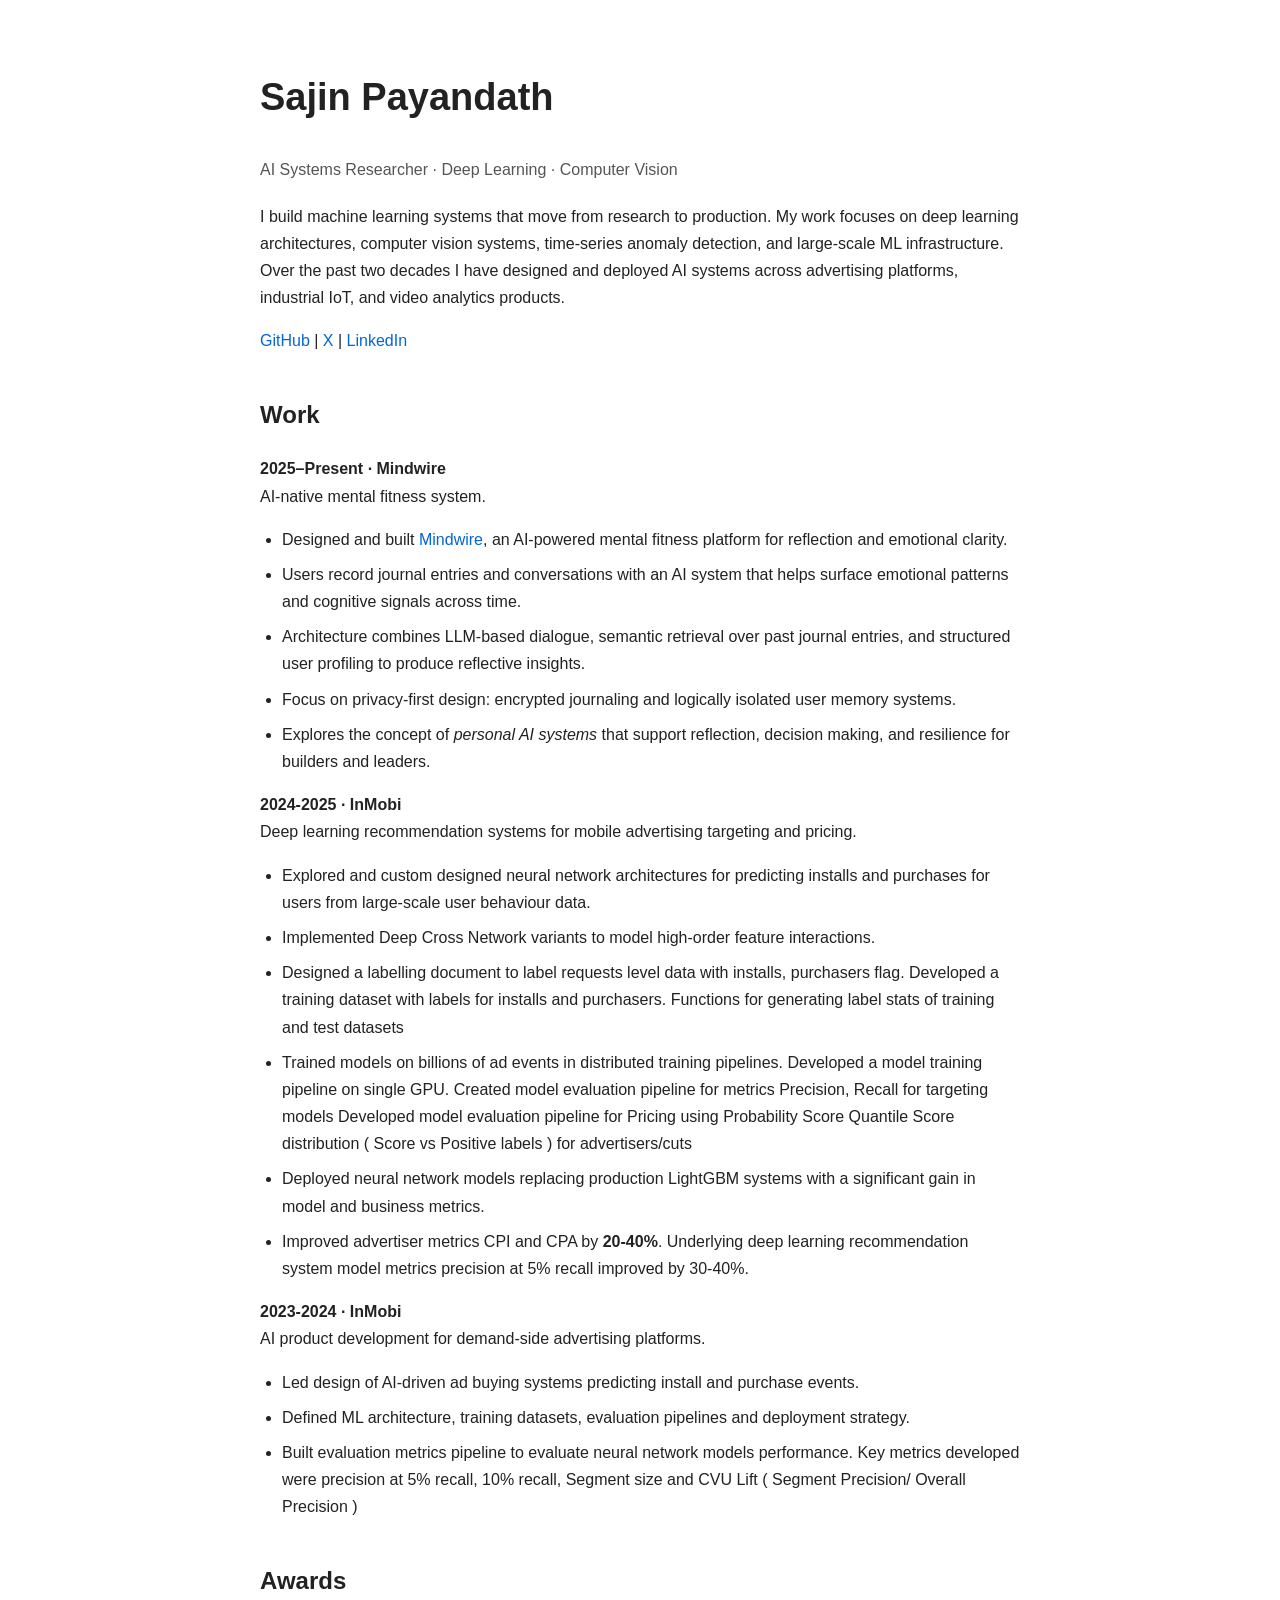
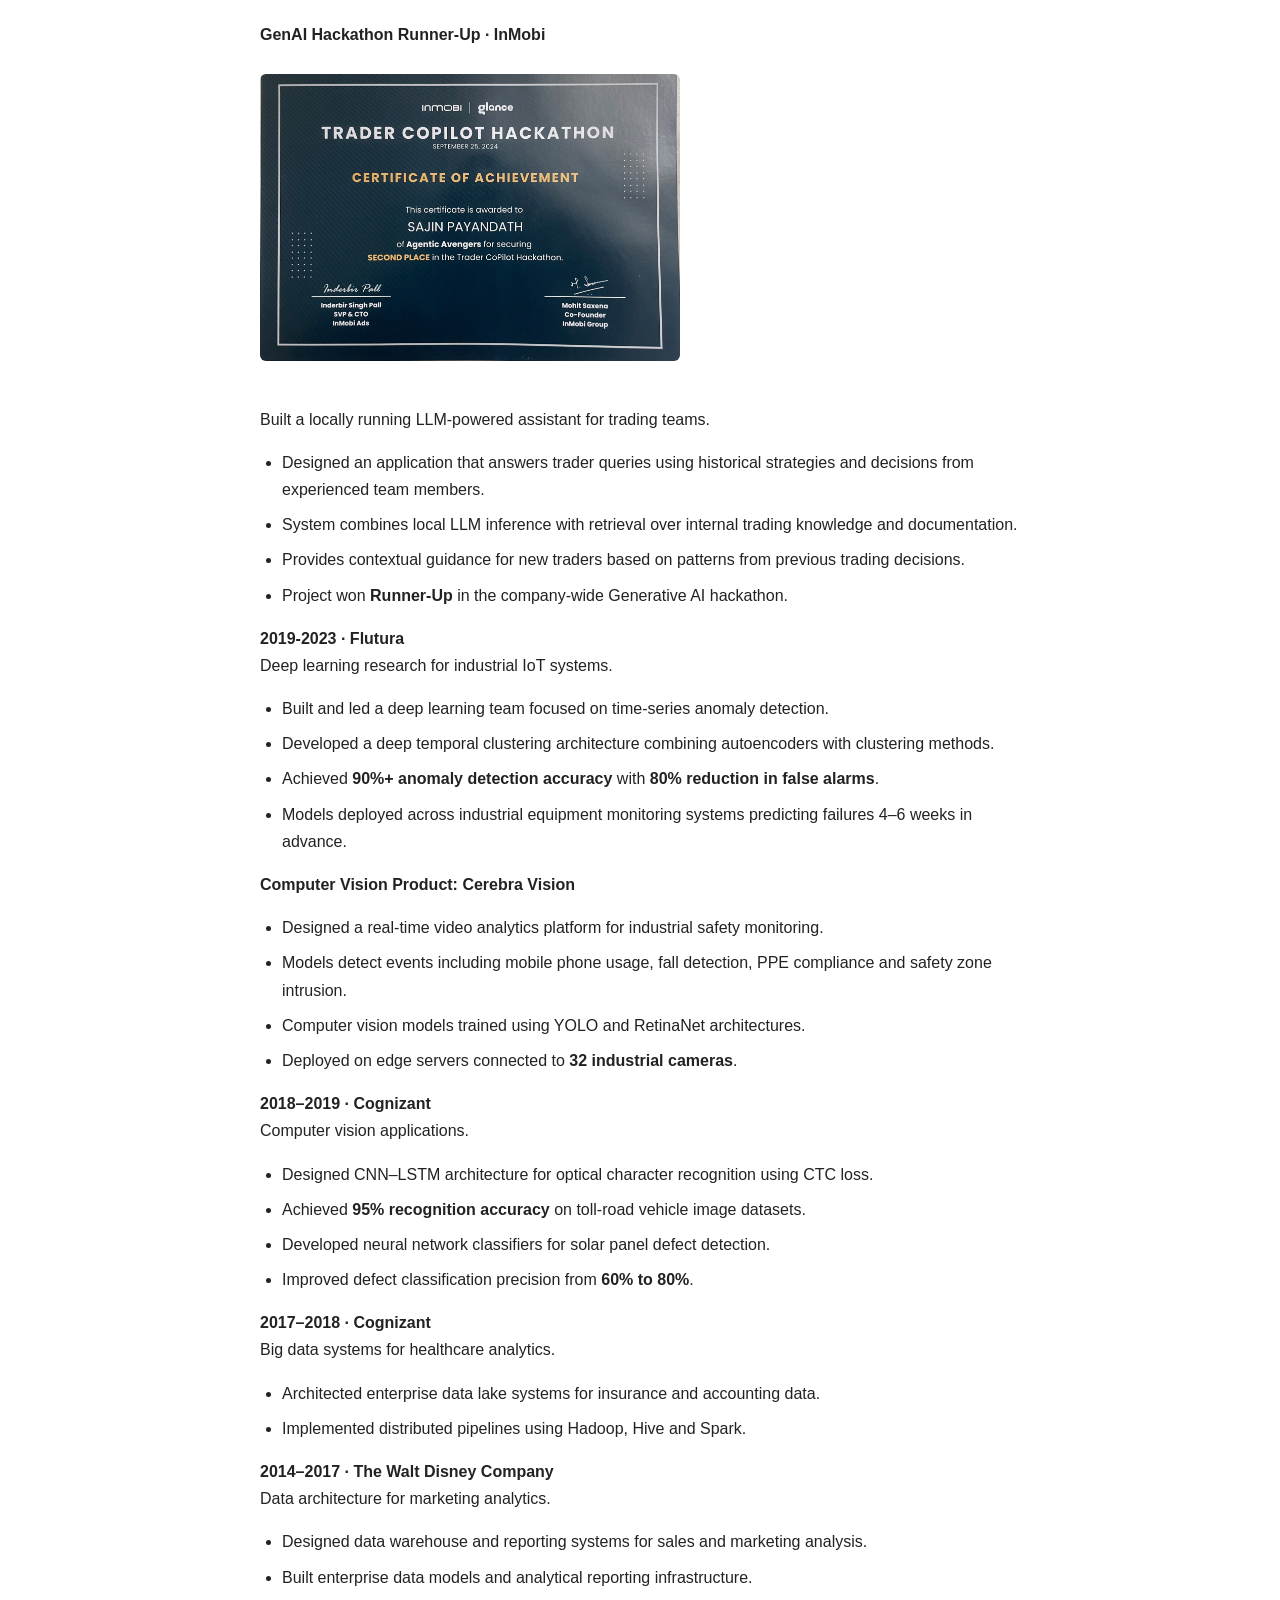
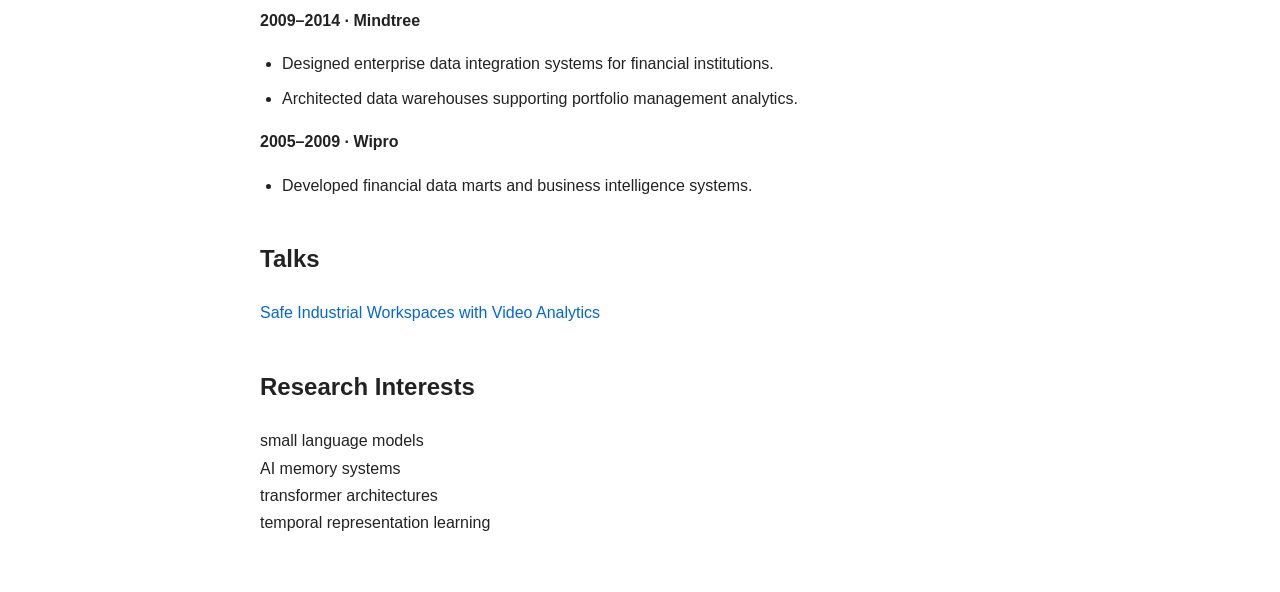
<file: index.html>
<!DOCTYPE html>
<html>

<head>
<meta charset="utf-8">
<title>Sajin Payandath</title>
<link rel="stylesheet" href="style.css">
</head>

<body>

<h1>Sajin Payandath</h1>

<p class="subtitle">
AI Systems Researcher · Deep Learning · Computer Vision
</p>

<p>

I build machine learning systems that move from research to production.
My work focuses on deep learning architectures, computer vision systems,
time-series anomaly detection, and large-scale ML infrastructure.

Over the past two decades I have designed and deployed AI systems across
advertising platforms, industrial IoT, and video analytics products.

</p>

<p>

<a href="https://github.com/sajinpgupta">GitHub</a> |
<a href="https://x.com/payandath">X</a> |
<a href="https://linkedin.com/in/sajin-payandath-59013713">LinkedIn</a>

</p>


<h2>Work</h2>


<p>

<b>2025–Present · Mindwire</b><br>
AI-native mental fitness system.

</p>

<ul>

<li>
Designed and built <a href="https://www.mindwire.app/">Mindwire</a>,
an AI-powered mental fitness platform for reflection and emotional clarity.
</li>

<li>
Users record journal entries and conversations with an AI system that
helps surface emotional patterns and cognitive signals across time.
</li>

<li>
Architecture combines LLM-based dialogue, semantic retrieval over past
journal entries, and structured user profiling to produce reflective insights.
</li>

<li>
Focus on privacy-first design: encrypted journaling and logically isolated
user memory systems.
</li>

<li>
Explores the concept of <i>personal AI systems</i> that support reflection,
decision making, and resilience for builders and leaders.
</li>

</ul>

<p>

<b>2024-2025 · InMobi</b><br>
Deep learning recommendation systems for mobile advertising targeting and pricing.

</p>

<ul>

<li>
Explored and custom designed neural network architectures for predicting installs and purchases for users
from large-scale user behaviour data.
</li>

<li>
Implemented Deep Cross Network variants to model high-order feature interactions.
</li>

<li>
Designed a labelling document to label requests level data with installs, purchasers flag.
Developed a training dataset with labels for installs and purchasers.
Functions for generating label stats of training and test datasets
</li>

<li>
Trained models on billions of ad events in distributed training pipelines.
Developed a model training pipeline on single GPU.
Created model evaluation pipeline for metrics Precision, Recall for targeting models
Developed model evaluation pipeline for Pricing using Probability Score Quantile Score distribution ( Score vs Positive labels ) for advertisers/cuts
</li>

<li>
Deployed neural network models replacing production LightGBM systems with a significant gain in model and business metrics.
</li>

<li>
Improved advertiser metrics CPI and CPA by <b>20-40%</b>. 
Underlying deep learning recommendation system model metrics precision at 5% recall improved by 30-40%.
</li>

</ul>


<p>

<b>2023-2024 · InMobi</b><br>
AI product development for demand-side advertising platforms.

</p>

<ul>

<li>
Led design of AI-driven ad buying systems predicting install and purchase events.
</li>

<li>
Defined ML architecture, training datasets, evaluation pipelines and deployment strategy.
</li>

<li>
Built evaluation metrics pipeline to evaluate neural network models performance. Key metrics
developed were precision at 5% recall, 10% recall, Segment size and CVU Lift ( Segment Precision/ Overall Precision  )
</li>

</ul>

<h2>Awards</h2>

<p>

<b>GenAI Hackathon Runner-Up · InMobi</b>

</p>

<img src="images/inmobi-genai-award.jpg" class="award">

<p>

Built a locally running LLM-powered assistant for trading teams.

</p>

<ul>

<li>
Designed an application that answers trader queries using historical
strategies and decisions from experienced team members.
</li>

<li>
System combines local LLM inference with retrieval over internal
trading knowledge and documentation.
</li>

<li>
Provides contextual guidance for new traders based on patterns from
previous trading decisions.
</li>

<li>
Project won <b>Runner-Up</b> in the company-wide Generative AI hackathon.
</li>

</ul>

<p>

<b>2019-2023 · Flutura</b><br>
Deep learning research for industrial IoT systems.

</p>

<ul>

<li>
Built and led a deep learning team focused on time-series anomaly detection.
</li>

<li>
Developed a deep temporal clustering architecture combining autoencoders
with clustering methods.
</li>

<li>
Achieved <b>90%+ anomaly detection accuracy</b> with <b>80% reduction in false alarms</b>.
</li>

<li>
Models deployed across industrial equipment monitoring systems predicting
failures 4–6 weeks in advance.
</li>

</ul>


<p>

<b>Computer Vision Product: Cerebra Vision</b>

</p>

<ul>

<li>
Designed a real-time video analytics platform for industrial safety monitoring.
</li>

<li>
Models detect events including mobile phone usage, fall detection,
PPE compliance and safety zone intrusion.
</li>

<li>
Computer vision models trained using YOLO and RetinaNet architectures.
</li>

<li>
Deployed on edge servers connected to <b>32 industrial cameras</b>.
</li>

</ul>


<p>

<b>2018–2019 · Cognizant</b><br>
Computer vision applications.

</p>

<ul>

<li>
Designed CNN–LSTM architecture for optical character recognition
using CTC loss.
</li>

<li>
Achieved <b>95% recognition accuracy</b> on toll-road vehicle image datasets.
</li>

<li>
Developed neural network classifiers for solar panel defect detection.
</li>

<li>
Improved defect classification precision from <b>60% to 80%</b>.
</li>

</ul>


<p>

<b>2017–2018 · Cognizant</b><br>
Big data systems for healthcare analytics.

</p>

<ul>

<li>
Architected enterprise data lake systems for insurance and accounting data.
</li>

<li>
Implemented distributed pipelines using Hadoop, Hive and Spark.
</li>

</ul>


<p>

<b>2014–2017 · The Walt Disney Company</b><br>
Data architecture for marketing analytics.

</p>

<ul>

<li>
Designed data warehouse and reporting systems for sales and marketing analysis.
</li>

<li>
Built enterprise data models and analytical reporting infrastructure.
</li>

</ul>


<p>

<b>2009–2014 · Mindtree</b>

</p>

<ul>

<li>
Designed enterprise data integration systems for financial institutions.
</li>

<li>
Architected data warehouses supporting portfolio management analytics.
</li>

</ul>


<p>

<b>2005–2009 · Wipro</b>

</p>

<ul>

<li>
Developed financial data marts and business intelligence systems.
</li>

</ul>



<h2>Talks</h2>

<p>

<a href="https://podcasts.apple.com/us/podcast/safe-industrial-workspaces-with-video-analytics/id1445844944?i=1000475303979">
Safe Industrial Workspaces with Video Analytics
</a>

</p>



<h2>Research Interests</h2>

<p>

small language models<br>
AI memory systems<br>
transformer architectures<br>
temporal representation learning<br>

</p>


</body>

</html>
</file>
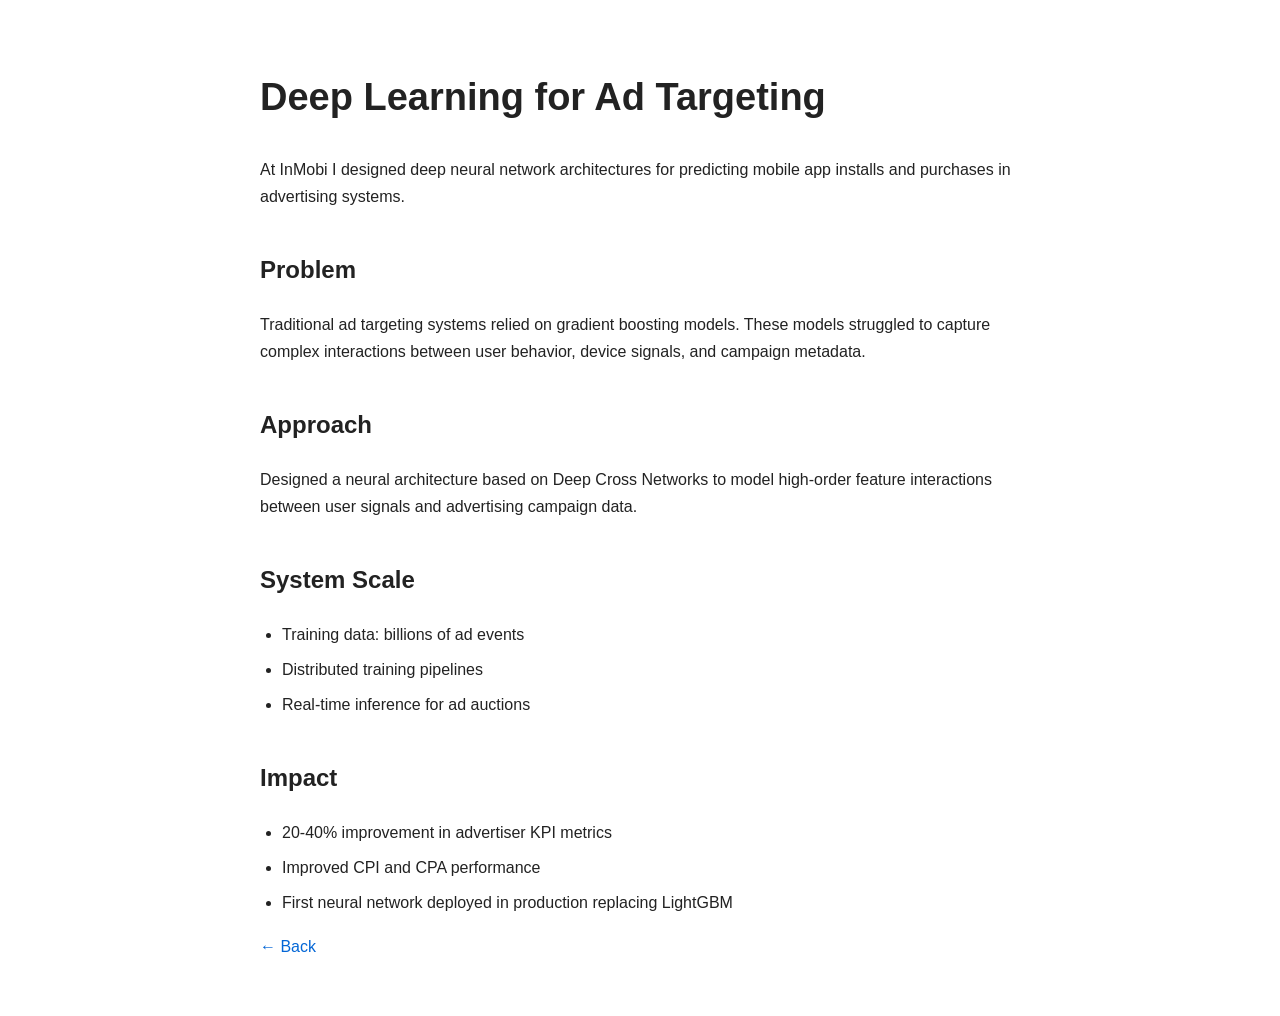
<file: projects/ad-targeting.html>
<!DOCTYPE html>
<html>

<head>
<meta charset="utf-8">
<link rel="stylesheet" href="../style.css">
<title>Deep Learning for Ad Targeting</title>
</head>

<body>

<h1>Deep Learning for Ad Targeting</h1>

<p>

At InMobi I designed deep neural network architectures for predicting 
mobile app installs and purchases in advertising systems.

</p>

<h2>Problem</h2>

<p>

Traditional ad targeting systems relied on gradient boosting models.
These models struggled to capture complex interactions between
user behavior, device signals, and campaign metadata.

</p>

<h2>Approach</h2>

<p>

Designed a neural architecture based on Deep Cross Networks
to model high-order feature interactions between user signals
and advertising campaign data.

</p>

<h2>System Scale</h2>

<ul>

<li>Training data: billions of ad events</li>
<li>Distributed training pipelines</li>
<li>Real-time inference for ad auctions</li>

</ul>

<h2>Impact</h2>

<ul>

<li>20-40% improvement in advertiser KPI metrics</li>
<li>Improved CPI and CPA performance</li>
<li>First neural network deployed in production replacing LightGBM</li>

</ul>

<p>

<a href="../index.html">← Back</a>

</p>

</body>

</html>
</file>
<file: style.css>
body {

    font-family: -apple-system, BlinkMacSystemFont, Helvetica, Arial;
    max-width: 760px;
    margin: auto;
    padding: 40px;
    line-height: 1.7;
    color: #222;
    
    }
    
    h1 {
    
    font-size: 38px;
    font-weight: 600;
    
    }
    
    .subtitle {
    
    color: #555;
    margin-bottom: 20px;
    
    }
    
    a {
    
    color: #0366d6;
    text-decoration: none;
    
    }
    
    h2 {
    
    margin-top: 40px;
    
    }
    
    ul {
    
    padding-left: 22px;
    
    }
    
    li {
    
    margin-bottom: 8px;
    
    }

    .award {

        width: 420px;
        max-width: 100%;
        margin-top: 10px;
        margin-bottom: 20px;
        border-radius: 6px;
        
        }
</file>
